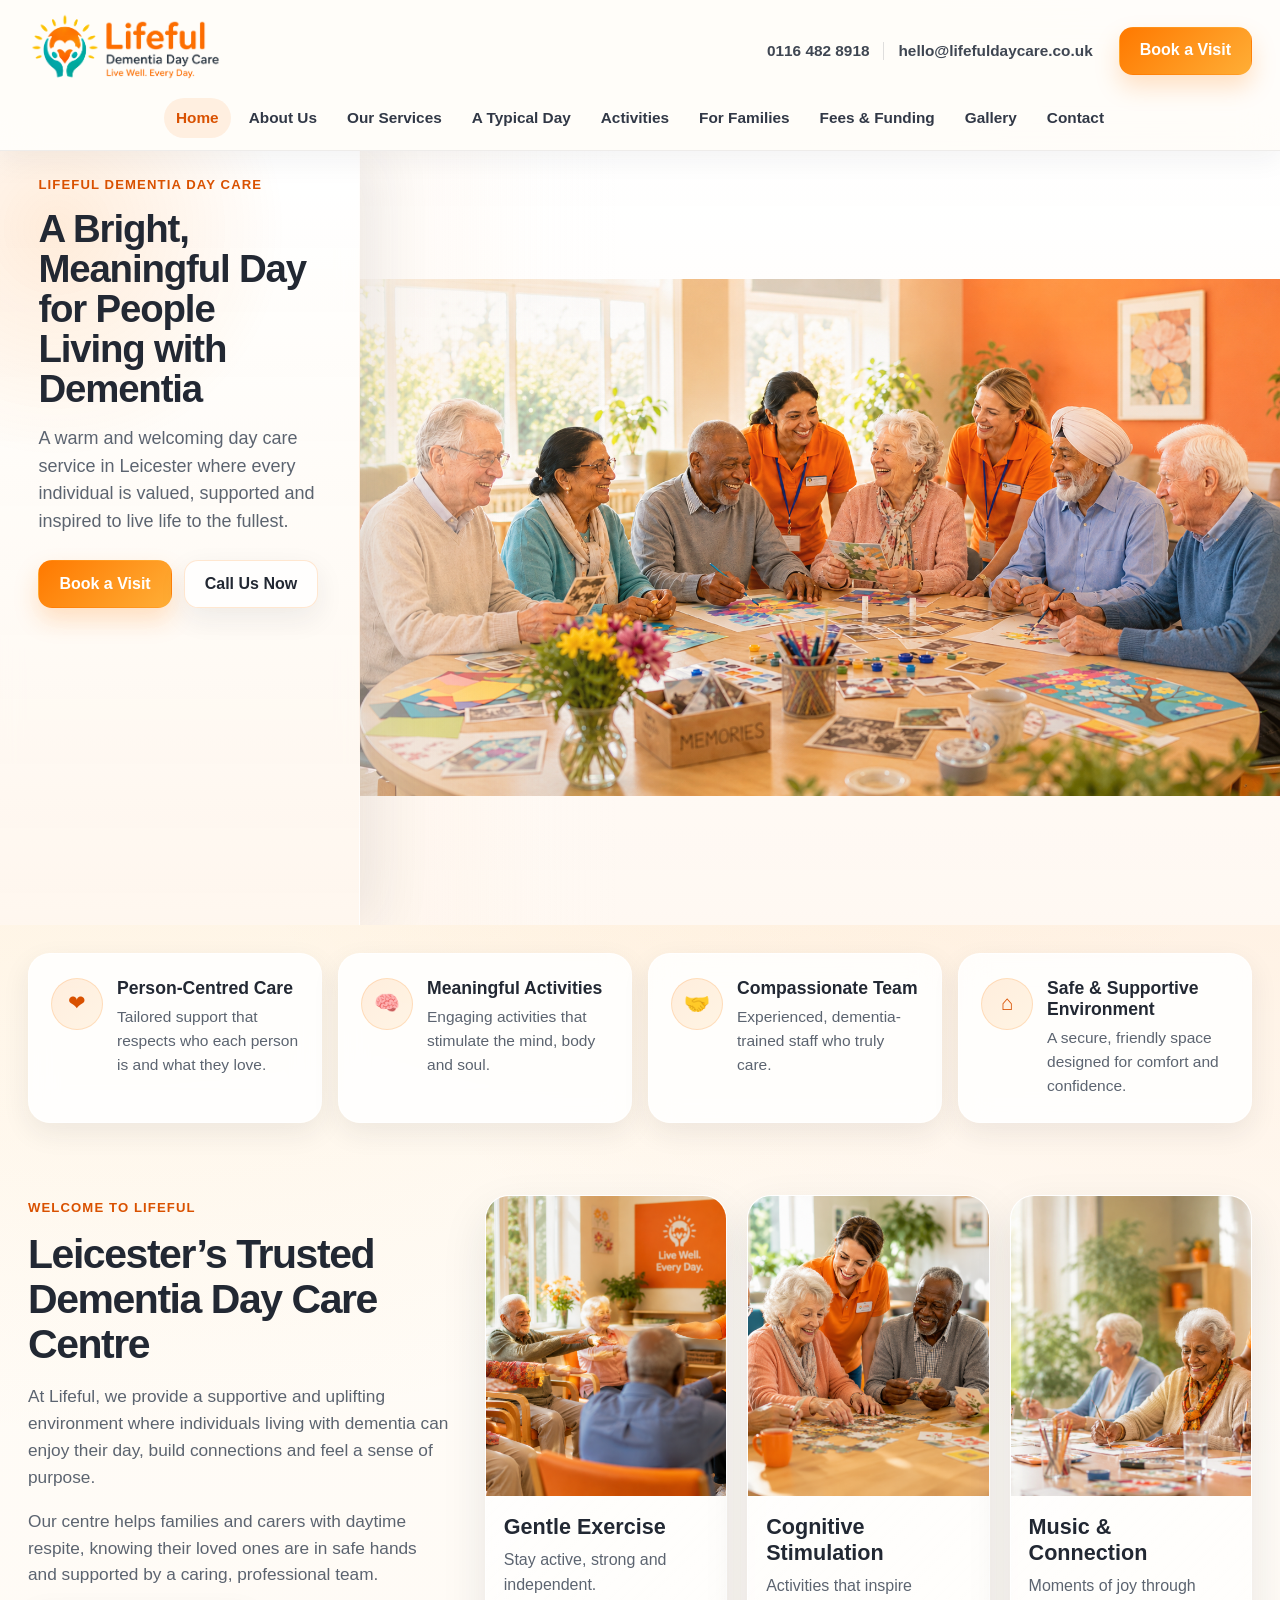
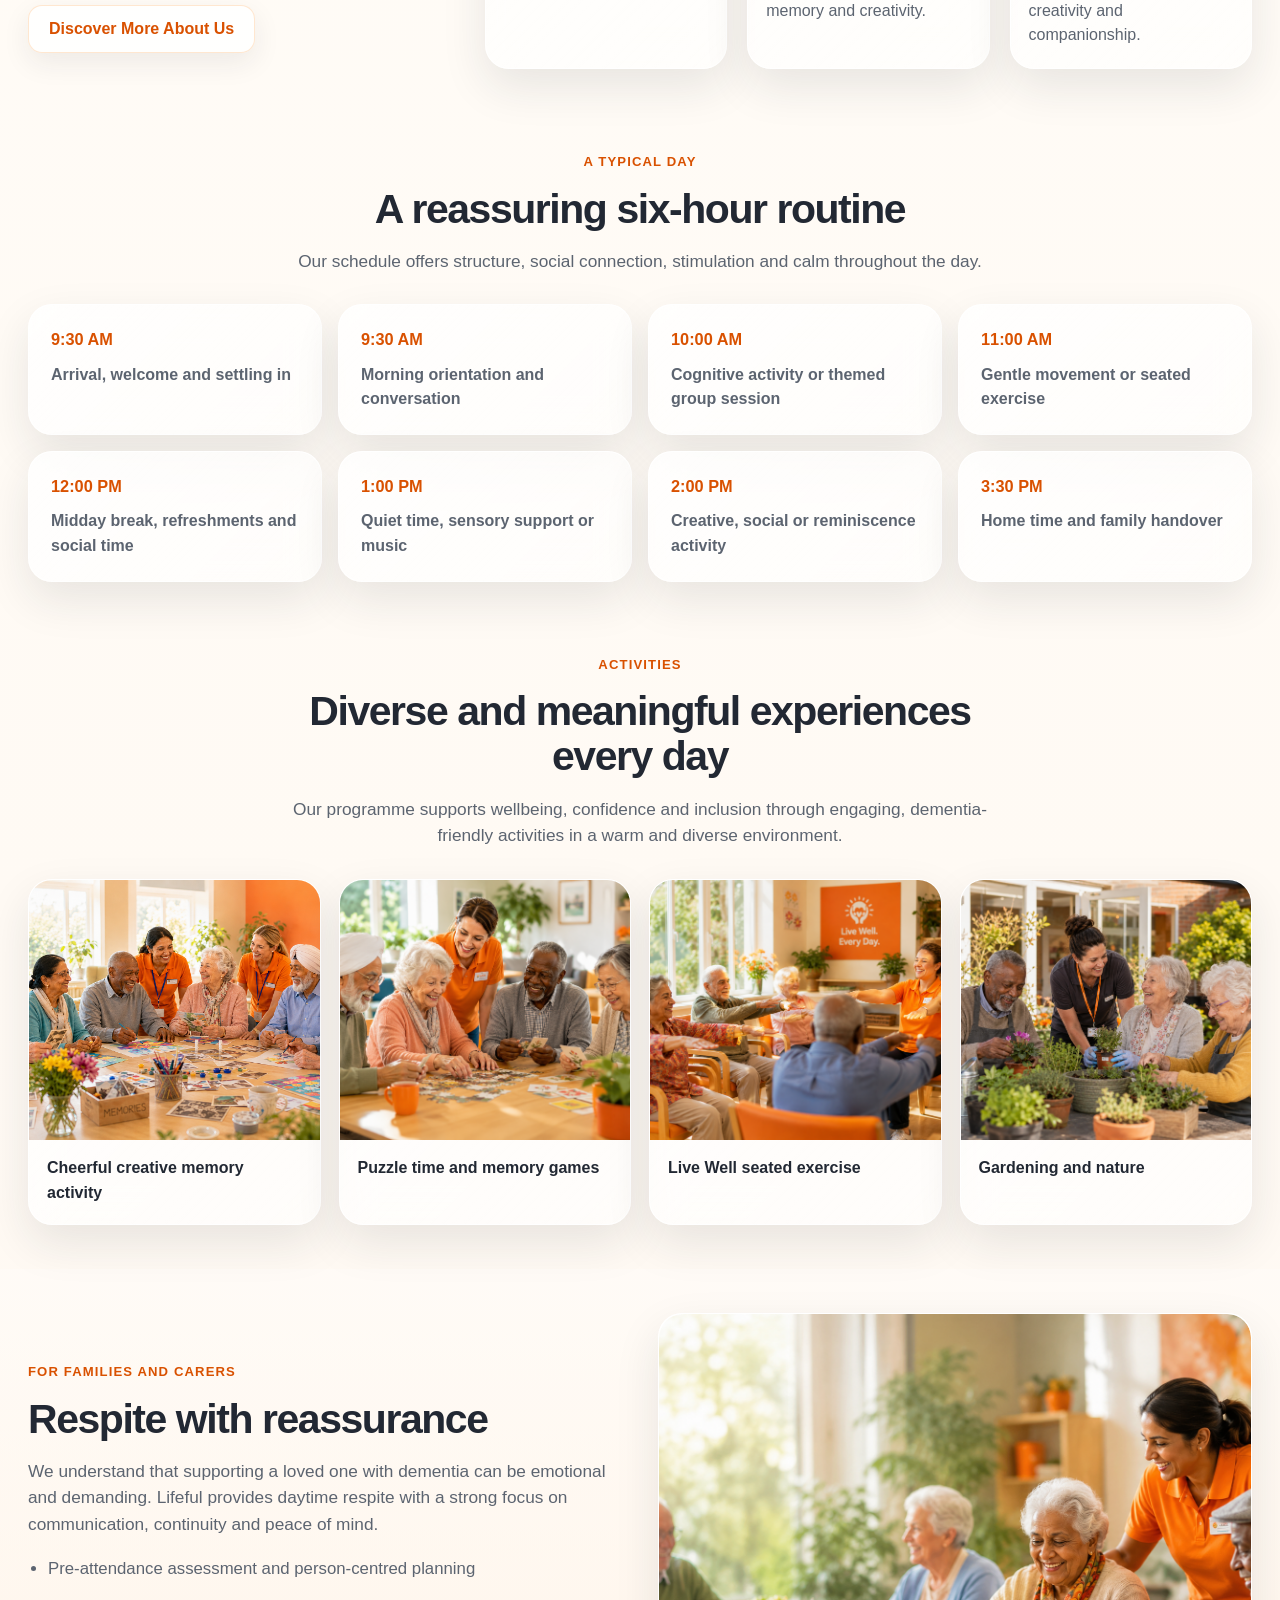
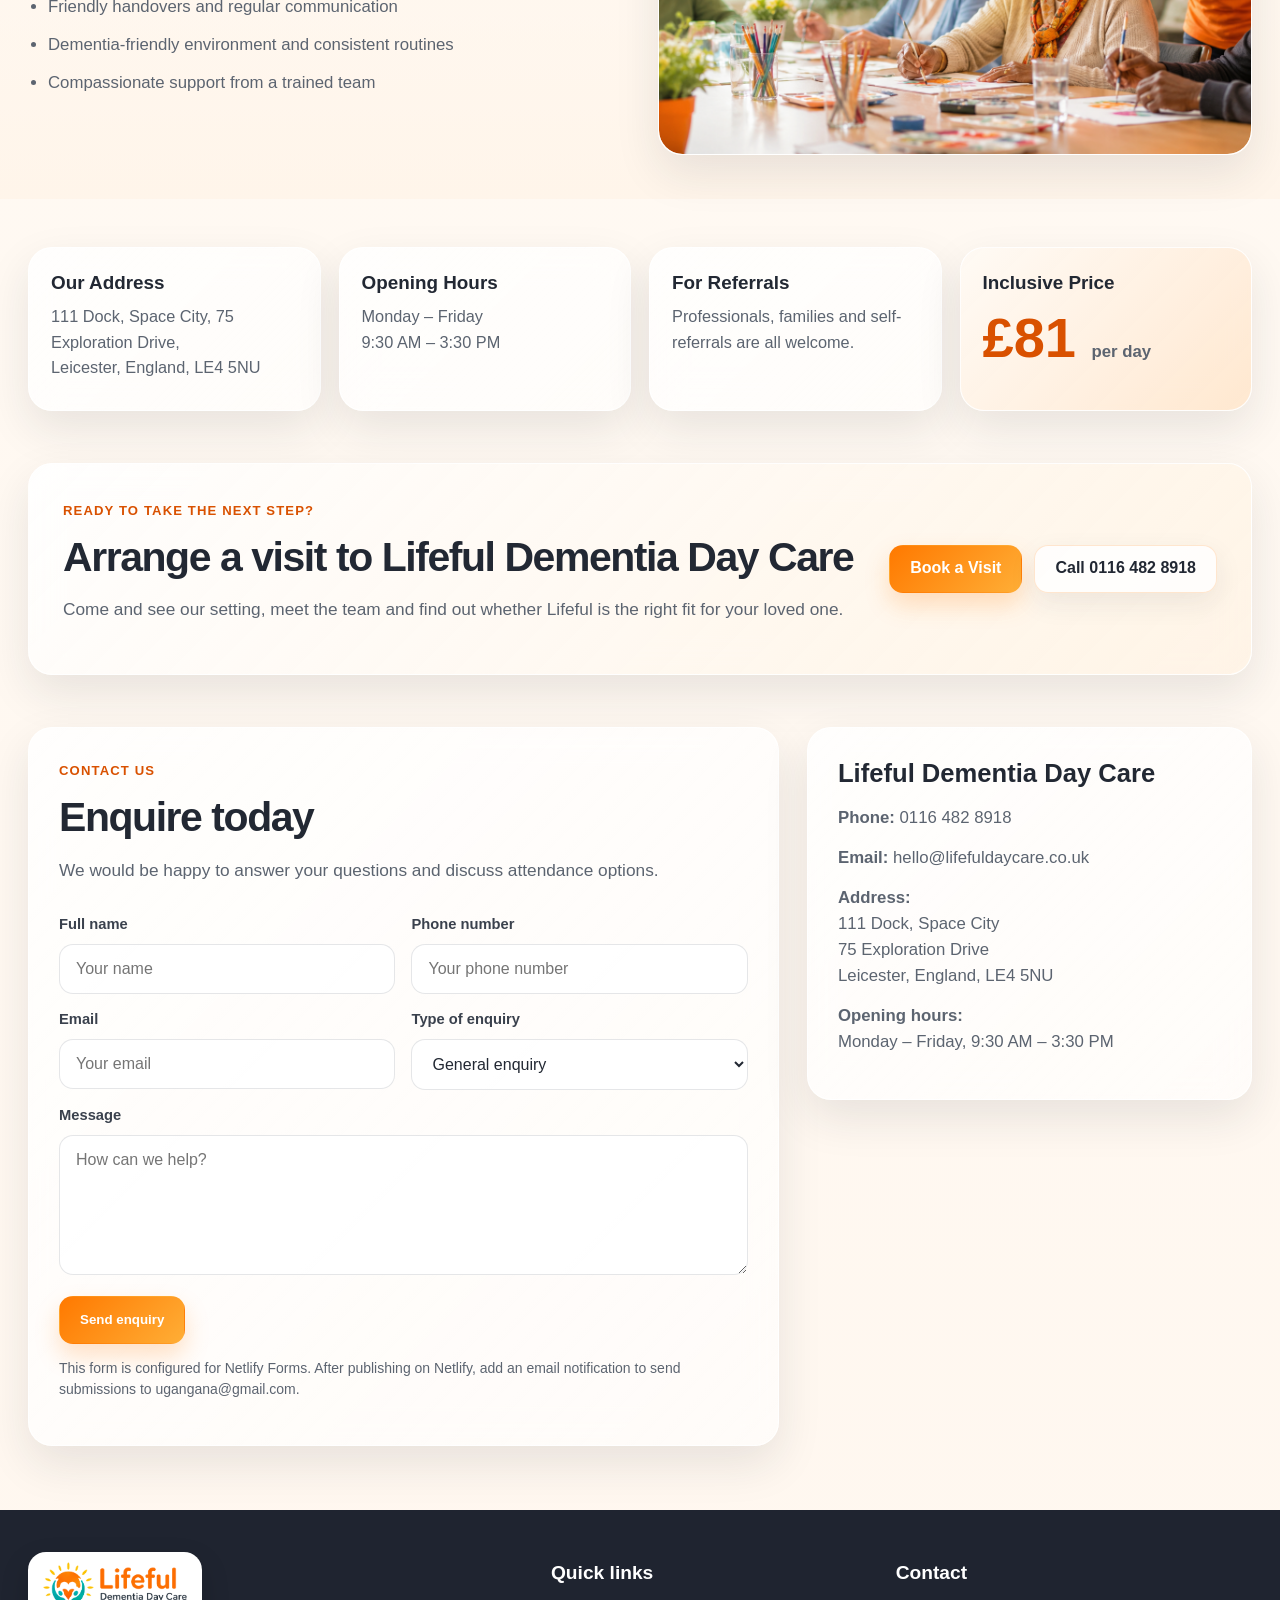
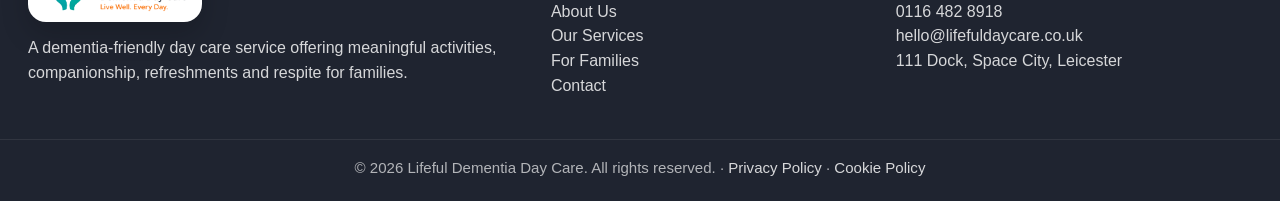
<file: index.html>
<!DOCTYPE html>

<html lang="en-GB">
<head>
<meta charset="utf-8"/>
<meta content="width=device-width, initial-scale=1" name="viewport"/>
<title>Lifeful Dementia Day Care | Dementia Day Care in Leicester</title>
<meta content="Lifeful Dementia Day Care is a warm dementia-friendly day care centre in Leicester offering meaningful activities, companionship, refreshments and trusted respite for families and carers." name="description"/>
<meta content="dementia day care Leicester, dementia day centre Leicester, dementia respite care Leicester, elderly day care Leicester, cognitive stimulation, dementia activities, carer respite Leicester" name="keywords"/>
<meta content="Lifeful Dementia Day Care" property="og:title"/>
<meta content="Dementia-friendly day care in Leicester with meaningful activities, companionship, refreshments and reassurance for families." property="og:description"/>
<meta content="assets/images/hero-diverse.png" property="og:image"/>
<meta content="website" property="og:type"/>
<meta content="#FF7A00" name="theme-color"/>
<link href="styles.css" rel="stylesheet"/>
</head>
<body>
<a class="skip-link" href="#main">Skip to content</a>
<header class="site-header">
<div class="header-top">
<div class="brand-wrap">
<a aria-label="Lifeful Dementia Day Care home" class="logo-link" href="#home">
<img alt="Lifeful Dementia Day Care logo" src="assets/logo-lifeful-web.png"/>
</a>
</div>
<div class="header-contacts">
<a href="tel:01164828918">0116 482 8918</a>
<span class="divider"></span>
<a href="mailto:hello@lifefuldaycare.co.uk">hello@lifefuldaycare.co.uk</a>
</div>
<a class="btn primary desktop-cta" href="#contact">Book a Visit</a>
</div>
<nav aria-label="Primary" class="nav-bar">
<a class="active" href="#home">Home</a>
<a href="#about">About Us</a>
<a href="#services">Our Services</a>
<a href="#day">A Typical Day</a>
<a href="#activities">Activities</a>
<a href="#families">For Families</a>
<a href="#fees">Fees &amp; Funding</a>
<a href="#gallery">Gallery</a>
<a href="#contact">Contact</a>
</nav>
</header>
<main id="main">
<section class="hero split-hero" id="home">
<div class="hero-content">
<span class="eyebrow hero-eyebrow">Lifeful Dementia Day Care</span>
<h1>A Bright, Meaningful Day for People Living with Dementia</h1>
<p>A warm and welcoming day care service in Leicester where every individual is valued, supported and inspired to live life to the fullest.</p>
<div class="hero-actions">
<a class="btn primary" href="#contact">Book a Visit</a>
<a class="btn secondary dark-text" href="tel:01164828918">Call Us Now</a>
</div>
</div>
<div class="hero-image">
<img alt="Diverse older adults and two carers in orange uniform enjoying a cheerful creative memory activity at Lifeful Dementia Day Care" src="assets/images/hero-diverse.png"/>
</div>
</section>
<section aria-label="Key benefits" class="feature-bar">
<div class="feature-item">
<div class="feature-icon">❤</div>
<div><h3>Person-Centred Care</h3><p>Tailored support that respects who each person is and what they love.</p></div>
</div>
<div class="feature-item">
<div class="feature-icon">🧠</div>
<div><h3>Meaningful Activities</h3><p>Engaging activities that stimulate the mind, body and soul.</p></div>
</div>
<div class="feature-item">
<div class="feature-icon">🤝</div>
<div><h3>Compassionate Team</h3><p>Experienced, dementia-trained staff who truly care.</p></div>
</div>
<div class="feature-item">
<div class="feature-icon">⌂</div>
<div><h3>Safe &amp; Supportive Environment</h3><p>A secure, friendly space designed for comfort and confidence.</p></div>
</div>
</section>
<section class="welcome-section container" id="about">
<div class="welcome-copy">
<span class="eyebrow">Welcome to Lifeful</span>
<h2>Leicester’s Trusted Dementia Day Care Centre</h2>
<p>At Lifeful, we provide a supportive and uplifting environment where individuals living with dementia can enjoy their day, build connections and feel a sense of purpose.</p>
<p>Our centre helps families and carers with daytime respite, knowing their loved ones are in safe hands and supported by a caring, professional team.</p>
<a class="btn ghost" href="#services">Discover More About Us</a>
</div>
<div class="card-grid anchor-target" id="services">
<article class="image-card">
<img alt="Diverse group of older adults taking part in a live well seated exercise class" src="assets/images/gentle-exercise.png"/>
<div class="image-card-caption">
<h3>Gentle Exercise</h3>
<p>Stay active, strong and independent.</p>
</div>
</article>
<article class="image-card">
<img alt="Diverse older adults taking part in puzzle time and cognitive stimulation" src="assets/images/cognitive-stimulation.png"/>
<div class="image-card-caption">
<h3>Cognitive Stimulation</h3>
<p>Activities that inspire memory and creativity.</p>
</div>
</article>
<article class="image-card">
<img alt="Diverse older adults enjoying arts, conversation and laughter with a supportive caregiver" src="assets/images/music-connection.png"/>
<div class="image-card-caption">
<h3>Music &amp; Connection</h3>
<p>Moments of joy through creativity and companionship.</p>
</div>
</article>
</div>
</section>
<section class="timeline-section" id="day">
<div class="container">
<div class="section-head">
<span class="eyebrow">A typical day</span>
<h2>A reassuring six-hour routine</h2>
<p>Our schedule offers structure, social connection, stimulation and calm throughout the day.</p>
</div>
<div class="timeline-grid">
<div class="timeline-item"><strong>9:30 AM</strong><span>Arrival, welcome and settling in</span></div>
<div class="timeline-item"><strong>9:30 AM</strong><span>Morning orientation and conversation</span></div>
<div class="timeline-item"><strong>10:00 AM</strong><span>Cognitive activity or themed group session</span></div>
<div class="timeline-item"><strong>11:00 AM</strong><span>Gentle movement or seated exercise</span></div>
<div class="timeline-item"><strong>12:00 PM</strong><span>Midday break, refreshments and social time</span></div>
<div class="timeline-item"><strong>1:00 PM</strong><span>Quiet time, sensory support or music</span></div>
<div class="timeline-item"><strong>2:00 PM</strong><span>Creative, social or reminiscence activity</span></div>
<div class="timeline-item"><strong>3:30 PM</strong><span>Home time and family handover</span></div>
</div>
</div>
</section>
<section class="gallery-section container" id="activities">
<div class="section-head">
<span class="eyebrow">Activities</span>
<h2>Diverse and meaningful experiences every day</h2>
<p>Our programme supports wellbeing, confidence and inclusion through engaging, dementia-friendly activities in a warm and diverse environment.</p>
</div>
<div class="gallery-grid">
<figure class="gallery-card">
<img alt="Multicultural music group at Lifeful Dementia Day Care" src="assets/images/hero-diverse.png"/>
<figcaption>Cheerful creative memory activity</figcaption>
</figure>
<figure class="gallery-card">
<img alt="Puzzles and table activities for older adults" src="assets/images/cognitive-stimulation.png"/>
<figcaption>Puzzle time and memory games</figcaption>
</figure>
<figure class="gallery-card">
<img alt="Gentle seated exercise session in a bright room" src="assets/images/gentle-exercise.png"/>
<figcaption>Live Well seated exercise</figcaption>
</figure>
<figure class="gallery-card">
<img alt="Gardening and nature activity with older adults" src="assets/images/gardening-nature.png"/>
<figcaption>Gardening and nature</figcaption>
</figure>
</div>
</section>
<section class="family-section" id="families">
<div class="container family-grid">
<div class="family-text">
<span class="eyebrow">For families and carers</span>
<h2>Respite with reassurance</h2>
<p>We understand that supporting a loved one with dementia can be emotional and demanding. Lifeful provides daytime respite with a strong focus on communication, continuity and peace of mind.</p>
<ul>
<li>Pre-attendance assessment and person-centred planning</li>
<li>Friendly handovers and regular communication</li>
<li>Dementia-friendly environment and consistent routines</li>
<li>Compassionate support from a trained team</li>
</ul>
</div>
<div class="family-image-wrap">
<img alt="Supportive caregiver assisting diverse older adults with a creative activity" src="assets/images/music-connection.png"/>
</div>
</div>
</section>
<section class="info-strip container" id="fees">
<div class="info-card">
<h3>Our Address</h3>
<p>111 Dock, Space City, 75 Exploration Drive,<br/>Leicester, England, LE4 5NU</p>
</div>
<div class="info-card">
<h3>Opening Hours</h3>
<p>Monday – Friday<br/>9:30 AM – 3:30 PM</p>
</div>
<div class="info-card">
<h3>For Referrals</h3>
<p>Professionals, families and self-referrals are all welcome.</p>
</div>
<div class="info-card highlight">
<h3>Inclusive Price</h3>
<p class="price">£81 <span>per day</span></p>
</div>
</section>
<section class="cta-section container" id="gallery">
<div class="cta-card">
<div>
<span class="eyebrow">Ready to take the next step?</span>
<h2>Arrange a visit to Lifeful Dementia Day Care</h2>
<p>Come and see our setting, meet the team and find out whether Lifeful is the right fit for your loved one.</p>
</div>
<div class="cta-actions">
<a class="btn primary" href="#contact">Book a Visit</a>
<a class="btn secondary dark-text" href="tel:01164828918">Call 0116 482 8918</a>
</div>
</div>
</section>
<section class="contact-section container" id="contact">
<div class="contact-form-wrap">
<div class="section-head left">
<span class="eyebrow">Contact us</span>
<h2>Enquire today</h2>
<p>We would be happy to answer your questions and discuss attendance options.</p>
</div>
<form action="thank-you.html" data-netlify="true" method="POST" name="contact" netlify-honeypot="bot-field"><input name="form-name" type="hidden" value="contact"/><p class="hidden"><label>Do not fill this in: <input name="bot-field"/></label></p>
<div class="field-grid">
<label>Full name<input name="full_name" placeholder="Your name" type="text"/></label>
<label>Phone number<input name="phone" placeholder="Your phone number" type="tel"/></label>
</div>
<div class="field-grid">
<label>Email<input name="email" placeholder="Your email" type="email"/></label>
<label>Type of enquiry
              <select name="enquiry_type">
<option>General enquiry</option>
<option>Book a visit</option>
<option>Attendance information</option>
<option>Referral</option>
</select>
</label>
</div>
<label>Message<textarea name="message" placeholder="How can we help?" rows="6"></textarea></label>
<button class="btn primary" type="submit">Send enquiry</button>
</form><p class="small form-note" id="form-email-note">This form is configured for Netlify Forms. After publishing on Netlify, add an email notification to send submissions to ugangana@gmail.com.</p>
</div>
<aside class="contact-side">
<div class="contact-box">
<h3>Lifeful Dementia Day Care</h3>
<p><strong>Phone:</strong> <a href="tel:01164828918">0116 482 8918</a></p>
<p><strong>Email:</strong> <a href="mailto:hello@lifefuldaycare.co.uk">hello@lifefuldaycare.co.uk</a></p>
<p><strong>Address:</strong><br/>111 Dock, Space City<br/>75 Exploration Drive<br/>Leicester, England, LE4 5NU</p>
<p><strong>Opening hours:</strong><br/>Monday – Friday, 9:30 AM – 3:30 PM</p>
</div>
</aside>
</section>
</main>
<footer class="site-footer">
<div class="container footer-grid">
<div>
<span class="footer-logo-card"><img alt="Lifeful Dementia Day Care logo" class="footer-logo" src="assets/logo-lifeful-web.png"/></span>
<p>A dementia-friendly day care service offering meaningful activities, companionship, refreshments and respite for families.</p>
</div>
<div>
<h4>Quick links</h4>
<p><a href="#about">About Us</a><br/><a href="#services">Our Services</a><br/><a href="#families">For Families</a><br/><a href="#contact">Contact</a></p>
</div>
<div>
<h4>Contact</h4>
<p><a href="tel:01164828918">0116 482 8918</a><br/><a href="mailto:hello@lifefuldaycare.co.uk">hello@lifefuldaycare.co.uk</a><br/>111 Dock, Space City, Leicester</p>
</div>
</div>
<div class="footer-bottom">© 2026 Lifeful Dementia Day Care. All rights reserved. · <a href="privacy-policy.html">Privacy Policy</a> · <a href="cookie-policy.html">Cookie Policy</a></div>
</footer>
</body>
</html>
</file>
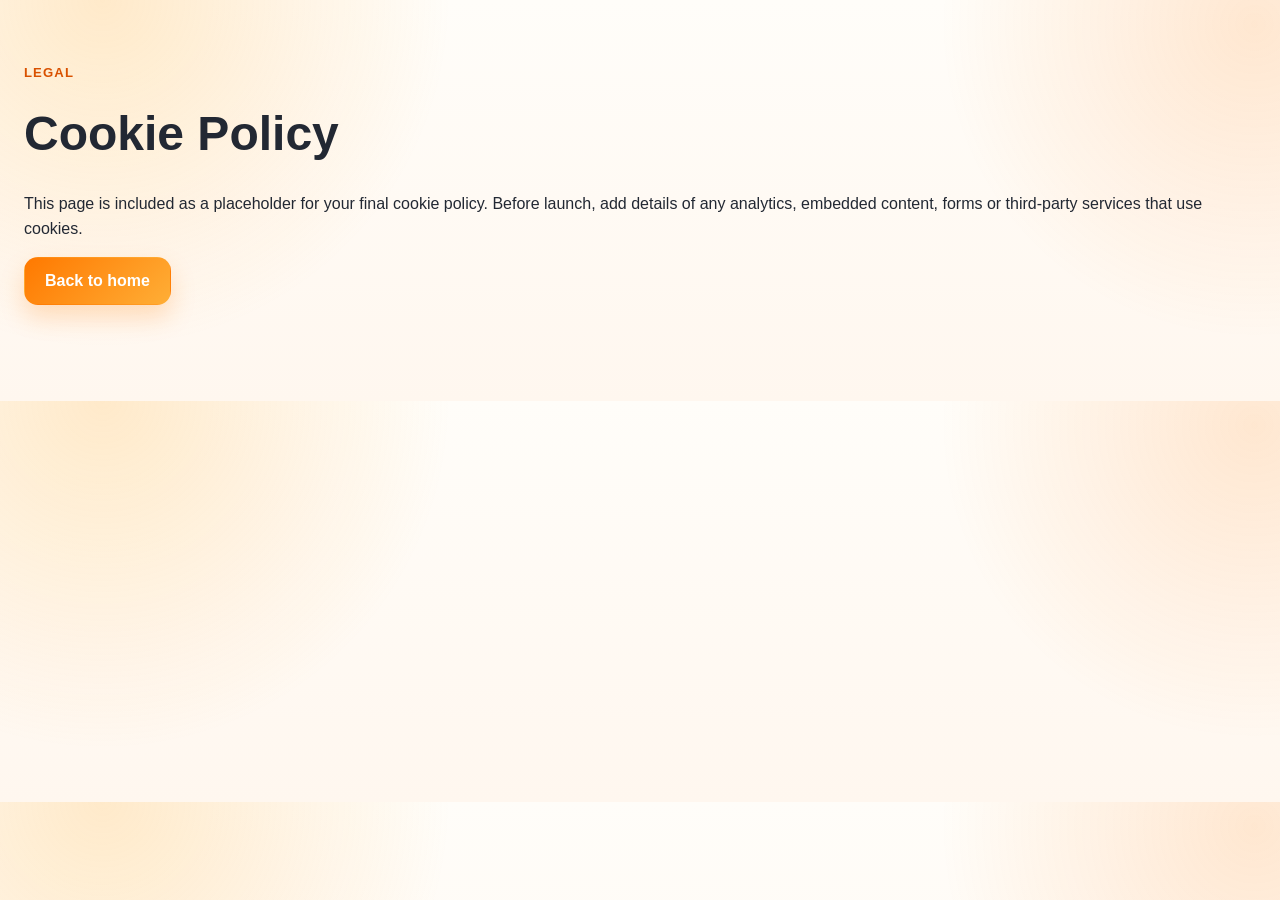
<file: cookie-policy.html>
<!doctype html>
<html lang="en-GB"><head>
<meta charset="utf-8"><meta name="viewport" content="width=device-width, initial-scale=1">
<title>Cookie Policy | Lifeful Dementia Day Care</title>
<link rel="stylesheet" href="styles.css">
</head><body>
<main class="container" style="padding:60px 24px 80px">
  <span class="eyebrow">Legal</span>
  <h1 style="font-size:48px;margin:0 0 20px">Cookie Policy</h1>
  <p>This page is included as a placeholder for your final cookie policy. Before launch, add details of any analytics, embedded content, forms or third-party services that use cookies.</p>
  <p><a class="btn primary" href="index.html">Back to home</a></p>
</main>
</body></html>
</file>
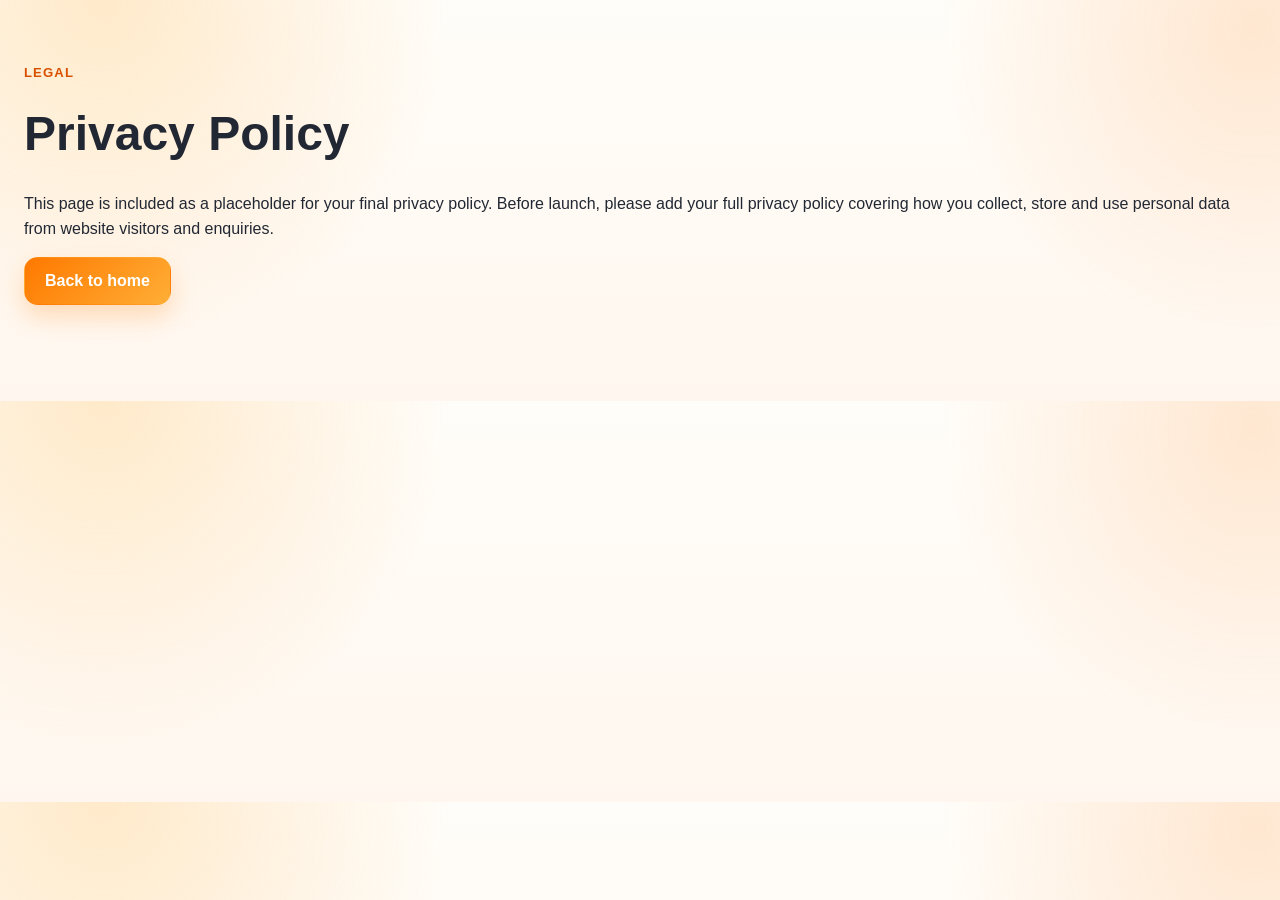
<file: privacy-policy.html>
<!doctype html>
<html lang="en-GB"><head>
<meta charset="utf-8"><meta name="viewport" content="width=device-width, initial-scale=1">
<title>Privacy Policy | Lifeful Dementia Day Care</title>
<link rel="stylesheet" href="styles.css">
</head><body>
<main class="container" style="padding:60px 24px 80px">
  <span class="eyebrow">Legal</span>
  <h1 style="font-size:48px;margin:0 0 20px">Privacy Policy</h1>
  <p>This page is included as a placeholder for your final privacy policy. Before launch, please add your full privacy policy covering how you collect, store and use personal data from website visitors and enquiries.</p>
  <p><a class="btn primary" href="index.html">Back to home</a></p>
</main>
</body></html>
</file>
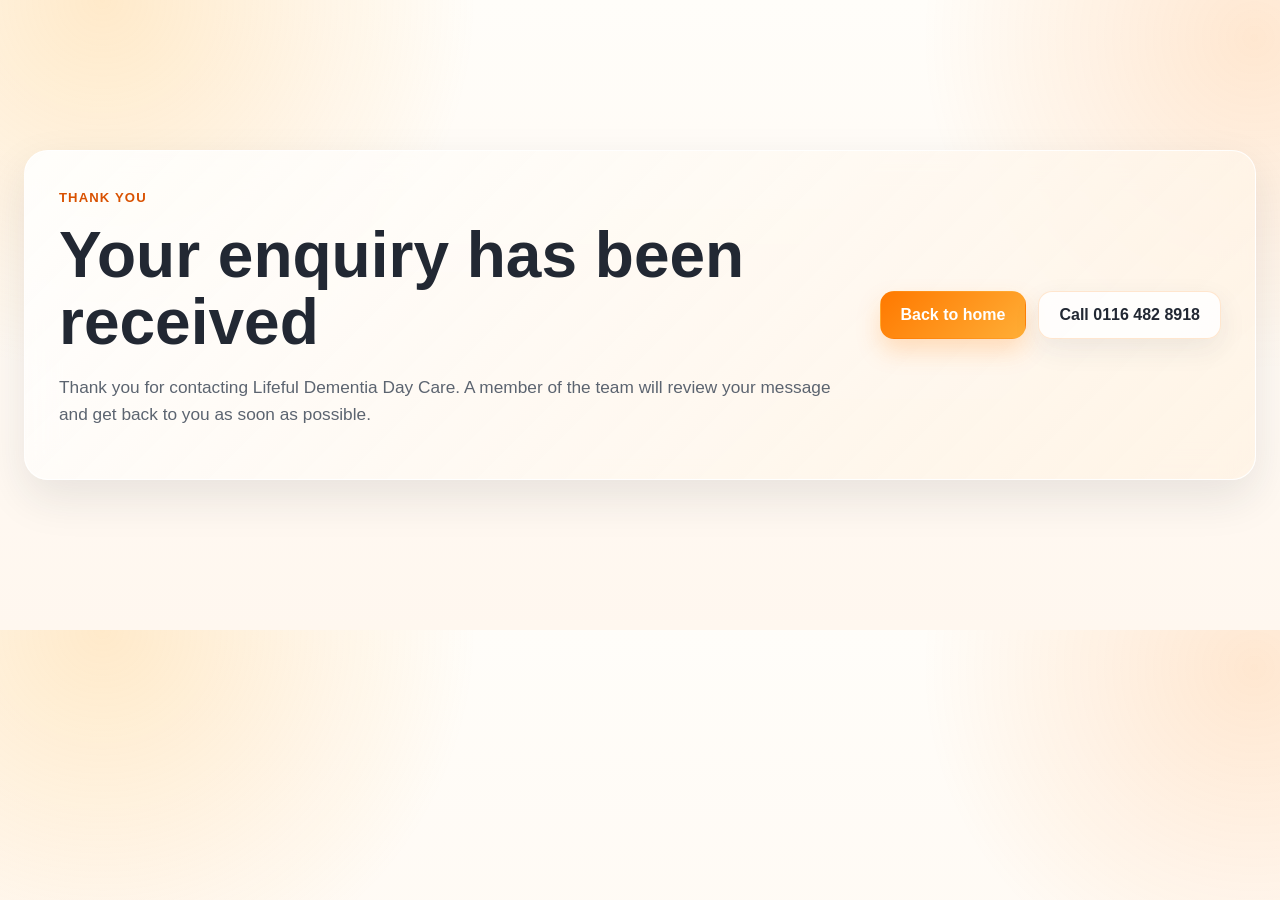
<file: thank-you.html>
<!doctype html>
<html lang="en-GB">
<head>
  <meta charset="utf-8">
  <meta name="viewport" content="width=device-width, initial-scale=1">
  <title>Thank You | Lifeful Dementia Day Care</title>
  <link rel="stylesheet" href="styles.css">
</head>
<body>
  <main class="container" style="padding:80px 24px;min-height:70vh;display:flex;align-items:center;">
    <section class="cta-card" style="width:100%;">
      <div>
        <span class="eyebrow">Thank you</span>
        <h1 style="font-size:clamp(40px,5vw,64px);line-height:1.05;margin:0 0 18px;">Your enquiry has been received</h1>
        <p>Thank you for contacting Lifeful Dementia Day Care. A member of the team will review your message and get back to you as soon as possible.</p>
      </div>
      <div class="cta-actions">
        <a class="btn primary" href="index.html">Back to home</a>
        <a class="btn secondary dark-text" href="tel:01164828918">Call 0116 482 8918</a>
      </div>
    </section>
  </main>
</body>
</html>
</file>
<file: styles.css>
:root{
  --orange:#ff7900;
  --orange-2:#ffae36;
  --orange-dark:#d95100;
  --teal:#00a99d;
  --ink:#222833;
  --muted:#5c6470;
  --surface:#fffaf4;
  --surface-2:#fff1e4;
  --white:#ffffff;
  --glass:rgba(255,255,255,.72);
  --glass-strong:rgba(255,255,255,.86);
  --line:rgba(37,44,57,.10);
  --shadow:0 18px 45px rgba(34,40,51,.10);
  --shadow-soft:0 10px 28px rgba(34,40,51,.08);
  --radius:24px;
  --container:1280px;
}
*{box-sizing:border-box}
html{scroll-behavior:smooth;font-size:16px}
body{
  margin:0;
  color:var(--ink);
  font-family:Arial, Helvetica, sans-serif;
  line-height:1.55;
  background:
    radial-gradient(circle at 8% 0%, rgba(255,174,54,.24), transparent 28%),
    radial-gradient(circle at 98% 6%, rgba(255,121,0,.16), transparent 24%),
    linear-gradient(180deg, #fffdf9 0%, #fff7ef 100%);
  -webkit-font-smoothing:antialiased;
  text-rendering:optimizeLegibility;
}
img{max-width:100%;display:block}
a{color:inherit;text-decoration:none}
a:focus-visible,button:focus-visible,input:focus-visible,textarea:focus-visible,select:focus-visible{
  outline:3px solid rgba(255,121,0,.55);
  outline-offset:3px;
}
.skip-link{position:absolute;left:-999px;top:0;background:#000;color:#fff;padding:10px 14px;z-index:999;border-radius:10px}
.skip-link:focus{left:10px;top:10px}
.container{max-width:var(--container);margin:0 auto;padding:0 28px}

/* Header */
.site-header{
  position:sticky;
  top:0;
  z-index:50;
  background:rgba(255,255,255,.88);
  backdrop-filter:blur(18px);
  -webkit-backdrop-filter:blur(18px);
  border-bottom:1px solid rgba(37,44,57,.08);
  box-shadow:0 8px 26px rgba(34,40,51,.06);
}
.header-top{
  max-width:var(--container);
  margin:0 auto;
  padding:12px 28px 8px;
  display:grid;
  grid-template-columns:260px 1fr auto;
  align-items:center;
  column-gap:26px;
}
.logo-link{display:inline-flex;align-items:center}
.logo-link img{height:70px;width:auto;max-width:260px;object-fit:contain}
.header-contacts{
  justify-self:end;
  display:flex;
  align-items:center;
  gap:14px;
  flex-wrap:wrap;
  color:#3f4652;
  font-size:.96rem;
  font-weight:700;
}
.header-contacts a:hover{color:var(--orange-dark)}
.divider{width:1px;height:18px;background:rgba(34,40,51,.14)}
.nav-bar{
  max-width:var(--container);
  margin:0 auto;
  padding:0 28px 12px;
  display:flex;
  align-items:center;
  justify-content:center;
  gap:6px;
  flex-wrap:wrap;
}
.nav-bar a{
  font-size:.96rem;
  font-weight:800;
  color:#313846;
  padding:8px 12px;
  border-radius:999px;
  transition:background .18s ease,color .18s ease;
}
.nav-bar a.active,.nav-bar a:hover,.nav-bar a:focus{
  background:rgba(255,121,0,.10);
  color:var(--orange-dark);
}

/* Buttons */
.btn{
  display:inline-flex;
  align-items:center;
  justify-content:center;
  min-height:48px;
  padding:0 20px;
  border-radius:14px;
  font-weight:900;
  border:1px solid transparent;
  cursor:pointer;
  transition:transform .18s ease, box-shadow .18s ease, background .18s ease;
}
.btn:hover{transform:translateY(-1px)}
.btn.primary{
  background:linear-gradient(135deg,var(--orange),var(--orange-2));
  color:#fff;
  box-shadow:0 12px 24px rgba(255,121,0,.22);
}
.btn.secondary,.btn.ghost{
  color:var(--ink);
  background:rgba(255,255,255,.82);
  border:1px solid rgba(255,121,0,.18);
  box-shadow:var(--shadow-soft);
}
.btn.ghost{color:var(--orange-dark)}
.btn.dark-text{color:var(--ink)}
.desktop-cta{min-width:132px}

/* Hero: requested full-page split, 25% text / 75% image, with safe minimum text width */
.hero.split-hero{
  width:100%;
  min-height:calc(100vh - 126px);
  display:grid;
  grid-template-columns:minmax(360px,25%) 1fr;
  background:linear-gradient(135deg, #fff8ef 0%, #ffe7cc 100%);
  overflow:hidden;
}
.hero-content{
  display:flex;
  flex-direction:column;
  justify-content:center;
  align-items:flex-start;
  min-height:calc(100vh - 126px);
  padding:clamp(32px,4vw,56px);
  background:
    radial-gradient(circle at 14% 12%, rgba(255,121,0,.14), transparent 34%),
    linear-gradient(180deg, rgba(255,255,255,.94), rgba(255,246,236,.92));
  border-right:1px solid rgba(255,255,255,.9);
  box-shadow:18px 0 50px rgba(34,40,51,.08);
  position:relative;
  z-index:2;
}
.hero-content::after{
  content:"";
  position:absolute;
  right:-1px;
  top:10%;
  height:80%;
  width:1px;
  background:linear-gradient(transparent, rgba(255,121,0,.18), transparent);
}
.hero-eyebrow{margin-bottom:16px}
.hero-content h1{
  margin:0 0 18px;
  color:var(--ink);
  font-size:clamp(2.05rem,3.2vw,3.45rem);
  line-height:1.06;
  letter-spacing:-.04em;
}
.hero-content p{
  margin:0 0 26px;
  color:var(--muted);
  font-size:clamp(1.05rem,1.2vw,1.22rem);
  line-height:1.58;
}
.hero-actions{display:flex;gap:12px;flex-wrap:wrap}
.hero-image{min-height:calc(100vh - 126px);position:relative;background:#f4ddc7}
.hero-image::after{
  content:"";
  position:absolute;
  inset:0;
  background:linear-gradient(90deg, rgba(255,241,228,.26), transparent 20%);
  pointer-events:none;
}
.hero-image img{
  width:100%;
  height:100%;
  min-height:calc(100vh - 126px);
  object-fit:cover;
  object-position:center;
}

/* Shared typography */
.eyebrow{
  display:inline-block;
  text-transform:uppercase;
  letter-spacing:.085em;
  color:var(--orange-dark);
  font-weight:900;
  font-size:.82rem;
  margin-bottom:14px;
}
h2{font-size:clamp(2rem,3.2vw,3.25rem);line-height:1.1;letter-spacing:-.035em;margin:0 0 16px}
h3{font-size:1.25rem;line-height:1.2;margin:0 0 8px}
p{margin-top:0}

/* Feature strip */
.feature-bar{
  max-width:var(--container);
  margin:32px auto 0;
  padding:0 28px;
  display:grid;
  grid-template-columns:repeat(4,1fr);
  gap:16px;
}
.feature-item{
  min-height:156px;
  display:flex;
  gap:14px;
  align-items:flex-start;
  padding:24px 22px;
  background:var(--glass-strong);
  border:1px solid rgba(255,255,255,.86);
  border-radius:22px;
  box-shadow:var(--shadow-soft);
  backdrop-filter:blur(14px);
}
.feature-icon{
  width:52px;
  height:52px;
  flex:0 0 52px;
  display:flex;
  align-items:center;
  justify-content:center;
  border-radius:50%;
  background:linear-gradient(135deg, rgba(255,121,0,.12), rgba(255,174,54,.12));
  color:var(--orange-dark);
  border:1px solid rgba(255,121,0,.18);
  font-size:1.3rem;
}
.feature-item h3{font-size:1.1rem;margin-bottom:6px}
.feature-item p{font-size:.97rem;color:var(--muted);margin:0}

/* Sections */
.welcome-section{
  display:grid;
  grid-template-columns:minmax(330px,.85fr) 1.55fr;
  gap:36px;
  padding-top:72px;
  padding-bottom:52px;
  align-items:start;
}
.welcome-copy{
  position:sticky;
  top:150px;
  align-self:start;
}
.welcome-copy p,.section-head p,.family-text p,.cta-card p{font-size:1.08rem;color:var(--muted)}
.card-grid{
  display:grid;
  grid-template-columns:repeat(3,1fr);
  gap:20px;
}
.image-card,.gallery-card,.info-card,.cta-card,.contact-form-wrap,.contact-box,.family-image-wrap,.timeline-item{
  background:linear-gradient(135deg, rgba(255,255,255,.82), rgba(255,255,255,.60));
  border:1px solid rgba(255,255,255,.90);
  border-radius:var(--radius);
  box-shadow:var(--shadow);
  backdrop-filter:blur(16px);
  -webkit-backdrop-filter:blur(16px);
}
.image-card{overflow:hidden;display:flex;flex-direction:column}
.image-card img{width:100%;height:300px;object-fit:cover}
.image-card-caption{padding:18px 18px 20px;min-height:128px}
.image-card-caption h3{font-size:1.35rem}
.image-card-caption p{color:var(--muted);margin:0}

.section-head{max-width:740px;margin:0 auto 30px;text-align:center}
.section-head.left{text-align:left;margin-left:0}
.timeline-section{padding:28px 0 42px}
.timeline-grid{display:grid;grid-template-columns:repeat(4,1fr);gap:16px}
.timeline-item{min-height:126px;padding:22px;display:flex;flex-direction:column;justify-content:flex-start}
.timeline-item strong{display:block;color:var(--orange-dark);font-size:1.02rem;margin-bottom:10px}
.timeline-item span{color:var(--muted);font-weight:700}

.gallery-section{padding-top:28px;padding-bottom:44px}
.gallery-grid{display:grid;grid-template-columns:repeat(4,1fr);gap:18px}
.gallery-card{overflow:hidden;margin:0}
.gallery-card img{width:100%;height:260px;object-fit:cover}
.gallery-card figcaption{padding:16px 18px 18px;font-weight:900;color:var(--ink)}

.family-section{padding:44px 0;background:linear-gradient(180deg, rgba(255,255,255,.28), rgba(255,241,226,.50))}
.family-grid{display:grid;grid-template-columns:1fr 1fr;gap:36px;align-items:center}
.family-text ul{margin:18px 0 0;padding-left:20px;color:var(--muted);font-size:1.05rem}
.family-text li{margin-bottom:12px}
.family-image-wrap{overflow:hidden}
.family-image-wrap img{width:100%;height:440px;object-fit:cover;border-radius:var(--radius)}

.info-strip{display:grid;grid-template-columns:repeat(4,1fr);gap:18px;padding-top:48px;padding-bottom:42px}
.info-card{padding:24px 22px;min-height:164px;display:flex;flex-direction:column;justify-content:flex-start}
.info-card h3{font-size:1.18rem;margin-bottom:10px}
.info-card p{margin:0;color:var(--muted);font-size:1.02rem}
.info-card.highlight{background:linear-gradient(135deg, rgba(255,250,244,.96), rgba(255,230,205,.92))}
.price{font-size:3.5rem!important;line-height:1;font-weight:900;color:var(--orange-dark)!important;margin:6px 0 0!important}
.price span{font-size:1.05rem;color:var(--muted);font-weight:800}

.cta-section{padding-top:10px;padding-bottom:28px}
.cta-card{padding:34px;display:grid;grid-template-columns:1.1fr auto;gap:24px;align-items:center;background:linear-gradient(135deg, rgba(255,255,255,.88), rgba(255,242,226,.74))}
.cta-actions{display:flex;gap:12px;flex-wrap:wrap;justify-content:flex-end}

.contact-section{display:grid;grid-template-columns:1.35fr .8fr;gap:28px;padding-top:24px;padding-bottom:64px}
.contact-form-wrap,.contact-box{padding:30px}
.field-grid{display:grid;grid-template-columns:1fr 1fr;gap:16px}
label{display:block;font-size:.92rem;font-weight:900;color:#3a414d;margin-bottom:14px}
input,textarea,select{
  width:100%;
  margin-top:8px;
  padding:15px 16px;
  border-radius:14px;
  border:1px solid rgba(47,52,65,.12);
  background:rgba(255,255,255,.90);
  font-size:1rem;
  font-family:inherit;
  color:var(--ink);
}
textarea{resize:vertical}
.contact-box h3{font-size:1.6rem;margin-bottom:16px}
.contact-box p{margin:0 0 14px;color:var(--muted);font-size:1.05rem}

/* Footer */
.site-footer{background:#1f2430;color:#fff;padding-top:42px}
.footer-grid{display:grid;grid-template-columns:1.25fr .8fr .9fr;gap:28px}
.footer-logo-card{display:inline-flex;background:#fff;border-radius:18px;padding:8px 12px;margin-bottom:14px;box-shadow:0 12px 28px rgba(0,0,0,.18)}
.footer-logo{height:54px;width:auto;object-fit:contain}
.site-footer p,.site-footer a{color:rgba(255,255,255,.82)}
.site-footer a:hover{color:#fff;text-decoration:underline}
.site-footer h4{margin:6px 0 12px;font-size:1.2rem}
.footer-bottom{text-align:center;padding:16px 24px 22px;color:rgba(255,255,255,.66);font-size:.94rem;border-top:1px solid rgba(255,255,255,.08);margin-top:24px}
.footer-bottom a{color:rgba(255,255,255,.82)}

/* Responsiveness */
@media (max-width:1180px){
  .header-top{grid-template-columns:220px 1fr auto}.logo-link img{height:62px;max-width:220px}.header-contacts{font-size:.9rem}.nav-bar{gap:2px}.nav-bar a{font-size:.9rem;padding:8px 9px}
  .hero.split-hero{grid-template-columns:minmax(360px,35%) 1fr}.feature-bar,.timeline-grid,.gallery-grid,.info-strip{grid-template-columns:repeat(2,1fr)}.welcome-section,.family-grid,.contact-section,.cta-card{grid-template-columns:1fr}.welcome-copy{position:static}.card-grid{grid-template-columns:repeat(3,1fr)}
}
@media (max-width:860px){
  .site-header{position:static}.header-top{grid-template-columns:1fr;justify-items:center;text-align:center;gap:10px}.header-contacts{justify-self:center;justify-content:center}.desktop-cta{display:none}.nav-bar{justify-content:flex-start;flex-wrap:nowrap;overflow-x:auto;padding-bottom:12px;scrollbar-width:thin}.nav-bar a{white-space:nowrap}
  .hero.split-hero{grid-template-columns:1fr;min-height:auto}.hero-image{order:-1;min-height:430px}.hero-image img{min-height:430px;height:430px}.hero-content{min-height:auto;padding:36px 28px}.hero-content h1{font-size:clamp(2.2rem,8vw,3.1rem)}
  .feature-bar{grid-template-columns:1fr 1fr;margin-top:24px}.card-grid{grid-template-columns:1fr}.image-card img{height:340px}.footer-grid{grid-template-columns:1fr}
}
@media (max-width:620px){
  .container{padding:0 20px}.feature-bar,.timeline-grid,.gallery-grid,.info-strip,.field-grid{grid-template-columns:1fr}.feature-bar{padding:0 20px}.hero-image,.hero-image img{min-height:360px;height:360px}.hero-content{padding:30px 22px}.hero-content h1{font-size:2.15rem}.hero-content p{font-size:1rem}.hero-actions{width:100%}.hero-actions .btn{width:100%}.image-card img,.gallery-card img,.family-image-wrap img{height:280px}.cta-actions{justify-content:flex-start}.cta-actions .btn{width:100%}.price{font-size:3rem!important}
}


/* Final full-visible hero image update */
.hero.split-hero{
  grid-template-columns:minmax(360px, 25%) 1fr;
  min-height:calc(100vh - 130px);
  background:linear-gradient(180deg, #fff8f1, #fff3e6);
}

.hero.split-hero .hero-content{
  padding:24px clamp(26px, 3vw, 46px) 34px;
  justify-content:flex-start;
  background:
    radial-gradient(circle at 16% 10%, rgba(255,122,0,.14), transparent 30%),
    linear-gradient(180deg, rgba(255,255,255,.95), rgba(255,247,239,.90));
  backdrop-filter:blur(10px);
  border-right:1px solid rgba(255,255,255,.85);
  box-shadow:18px 0 55px rgba(35,40,53,.08);
}

.hero.split-hero .hero-content h1{
  font-size:clamp(34px, 3vw, 52px);
  line-height:1.04;
  margin:0 0 16px;
  letter-spacing:-0.03em;
  max-width:520px;
}

.hero.split-hero .hero-content p{
  max-width:470px;
  font-size:clamp(18px, 1.15vw, 21px);
  line-height:1.55;
  margin:0 0 24px;
}

.hero.split-hero .hero-image{
  position:relative;
  display:flex;
  align-items:center;
  justify-content:center;
  overflow:hidden;
  background:
    linear-gradient(180deg, rgba(255,248,241,.74), rgba(255,240,224,.60)),
    #fff;
}

.hero.split-hero .hero-image::before{
  content:"";
  position:absolute;
  inset:0;
  background:
    linear-gradient(90deg, rgba(255,248,241,.32) 0%, rgba(255,248,241,.08) 14%, rgba(255,248,241,0) 26%),
    linear-gradient(180deg, rgba(255,255,255,.08), rgba(255,122,0,.05));
  pointer-events:none;
  z-index:1;
}

.hero.split-hero .hero-image img{
  position:relative;
  z-index:0;
  width:100%;
  height:100%;
  max-height:calc(100vh - 130px);
  object-fit:contain;
  object-position:center center;
  filter:saturate(1.03) contrast(1.01);
  background:#fff;
}

.feature-bar{
  margin-top:0;
  padding-top:28px;
}

@media (max-width: 1100px){
  .hero.split-hero{
    grid-template-columns:minmax(320px, 34%) 1fr;
  }
  .hero.split-hero .hero-content h1{
    font-size:clamp(32px, 4vw, 46px);
  }
}

@media (max-width: 820px){
  .hero.split-hero{
    grid-template-columns:1fr;
    min-height:auto;
  }
  .hero.split-hero .hero-image{
    order:-1;
    min-height:390px;
  }
  .hero.split-hero .hero-image img{
    width:100%;
    height:390px;
    max-height:none;
    object-fit:contain;
  }
  .hero.split-hero .hero-content{
    padding:24px 24px 30px;
  }
}

@media (max-width: 560px){
  .hero.split-hero .hero-image{
    min-height:320px;
  }
  .hero.split-hero .hero-image img{
    height:320px;
  }
  .hero.split-hero .hero-content h1{
    font-size:34px;
  }
}

/* Corrected final hero image with both carers visible */
.hero.split-hero .hero-image{
  background: linear-gradient(180deg, rgba(255,248,241,.78), rgba(255,240,224,.62)), #fff;
}
.hero.split-hero .hero-image img{
  object-fit: contain !important;
  object-position: center center !important;
  width: 100%;
  height: 100%;
  max-height: calc(100vh - 130px);
  background: #fff;
}
@media (max-width: 820px){
  .hero.split-hero .hero-image img{
    object-fit: contain !important;
  }
}

/* Latest hero image with two carers */
.hero.split-hero .hero-image img{
  object-fit: contain !important;
  object-position: center center !important;
  width: 100%;
  height: 100%;
  max-height: calc(100vh - 130px);
  background: #fff;
}
.hero.split-hero .hero-image::before{
  content:"";
  position:absolute;
  inset:0;
  background: linear-gradient(90deg, rgba(255,248,241,.30), rgba(255,248,241,.08) 16%, rgba(255,248,241,0) 28%), linear-gradient(180deg, rgba(255,255,255,.08), rgba(255,122,0,.05));
  pointer-events:none;
  z-index:1;
}
@media (max-width: 820px){
  .hero.split-hero .hero-image img{
    object-fit: contain !important;
  }
}


/* Navigation link and section display fixes */
html{
  scroll-behavior:smooth;
  scroll-padding-top:150px;
}

section,
.anchor-target,
#home,
#about,
#services,
#day,
#activities,
#families,
#fees,
#gallery,
#contact{
  scroll-margin-top:150px;
}

#home{
  scroll-margin-top:0;
}

.nav-bar a{
  white-space:nowrap;
}

@media (max-width: 900px){
  html{
    scroll-padding-top:20px;
  }

  section,
  .anchor-target,
  #home,
  #about,
  #services,
  #day,
  #activities,
  #families,
  #fees,
  #gallery,
  #contact{
    scroll-margin-top:20px;
  }

  .nav-bar{
    justify-content:flex-start;
    overflow-x:auto;
    -webkit-overflow-scrolling:touch;
    padding-bottom:14px;
  }

  .nav-bar::-webkit-scrollbar{
    height:6px;
  }

  .nav-bar::-webkit-scrollbar-thumb{
    background:rgba(255,122,0,.35);
    border-radius:999px;
  }
}

/* Active/focus target clarity */
section:target,
.anchor-target:target{
  outline:none;
}

section:target .section-head h2,
#about:target h2,
#contact:target h2{
  text-decoration:underline;
  text-decoration-thickness:3px;
  text-decoration-color:rgba(255,122,0,.55);
  text-underline-offset:8px;
}


/* Contact form launch configuration note */
.form-note{
  margin-top:14px;
  color:var(--muted);
  font-size:14px;
}

/* Form honeypot field */
.hidden{
  display:none !important;
}
</file>
